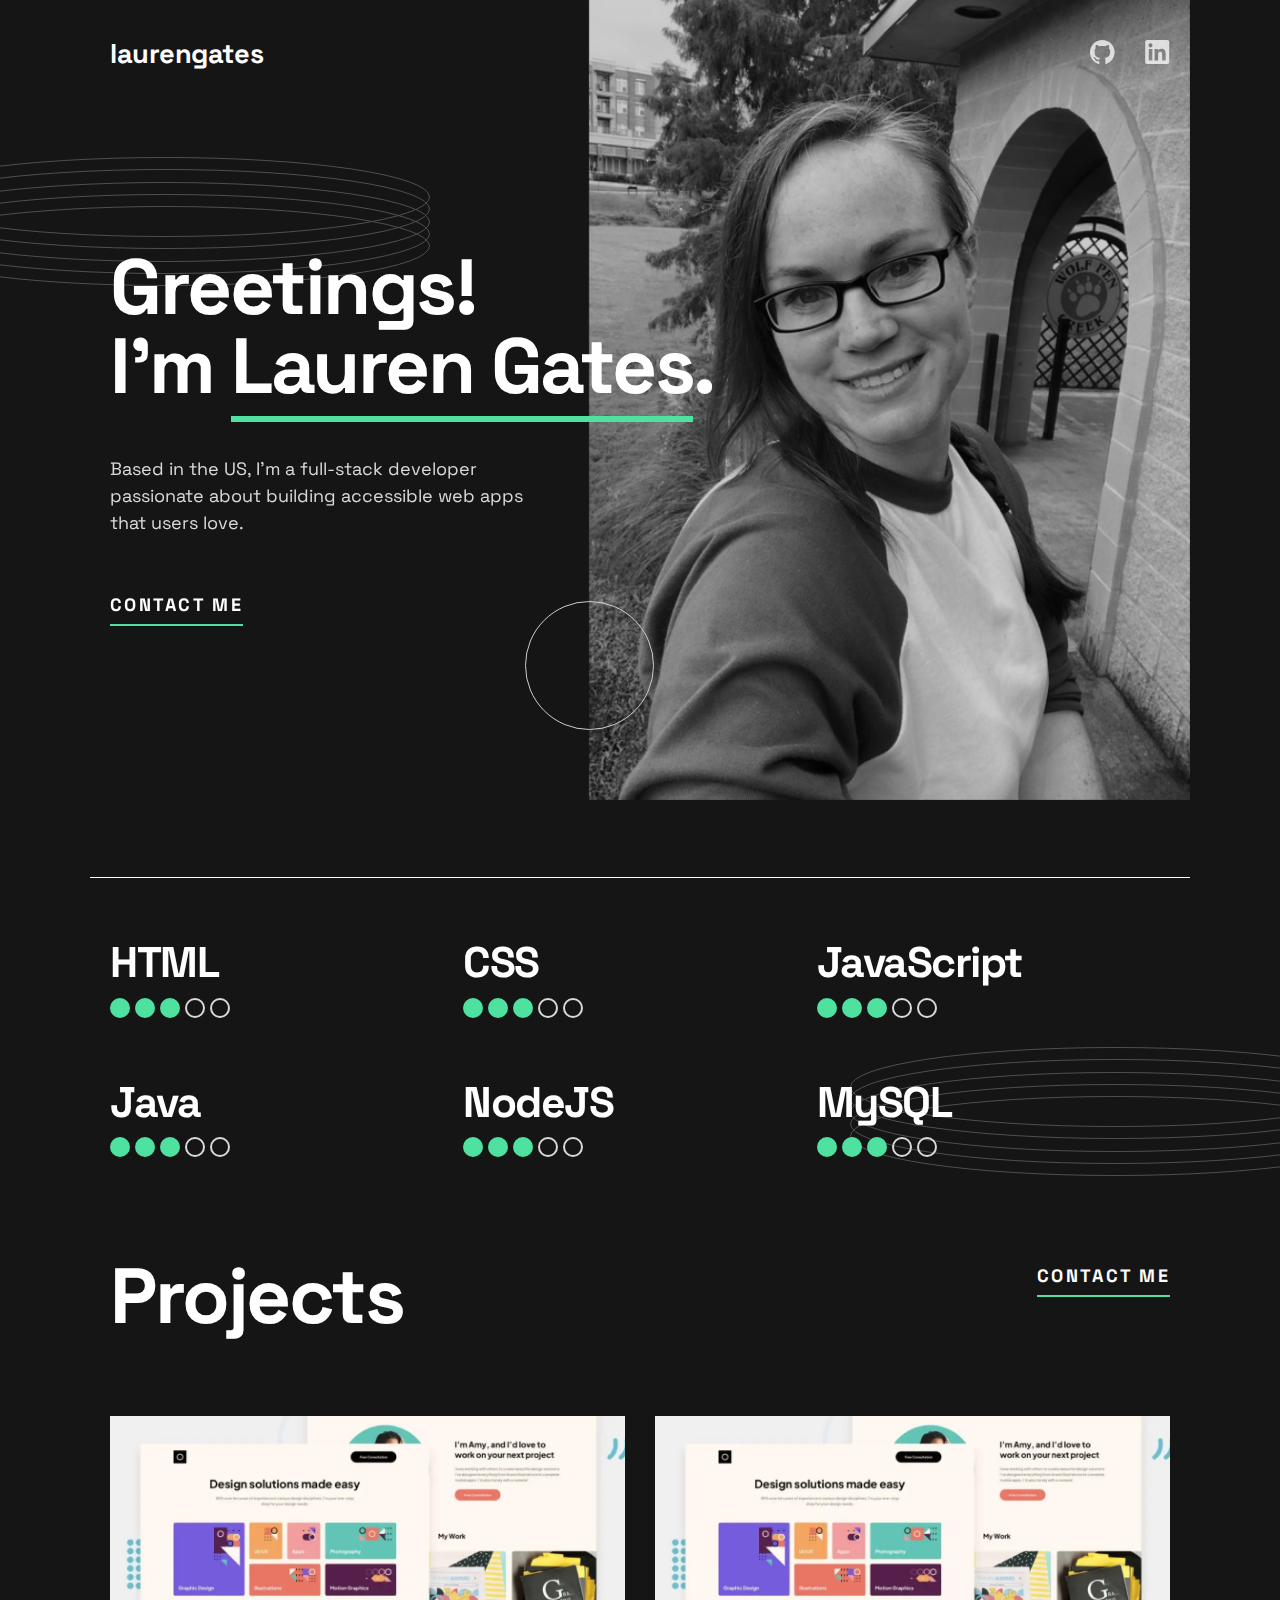
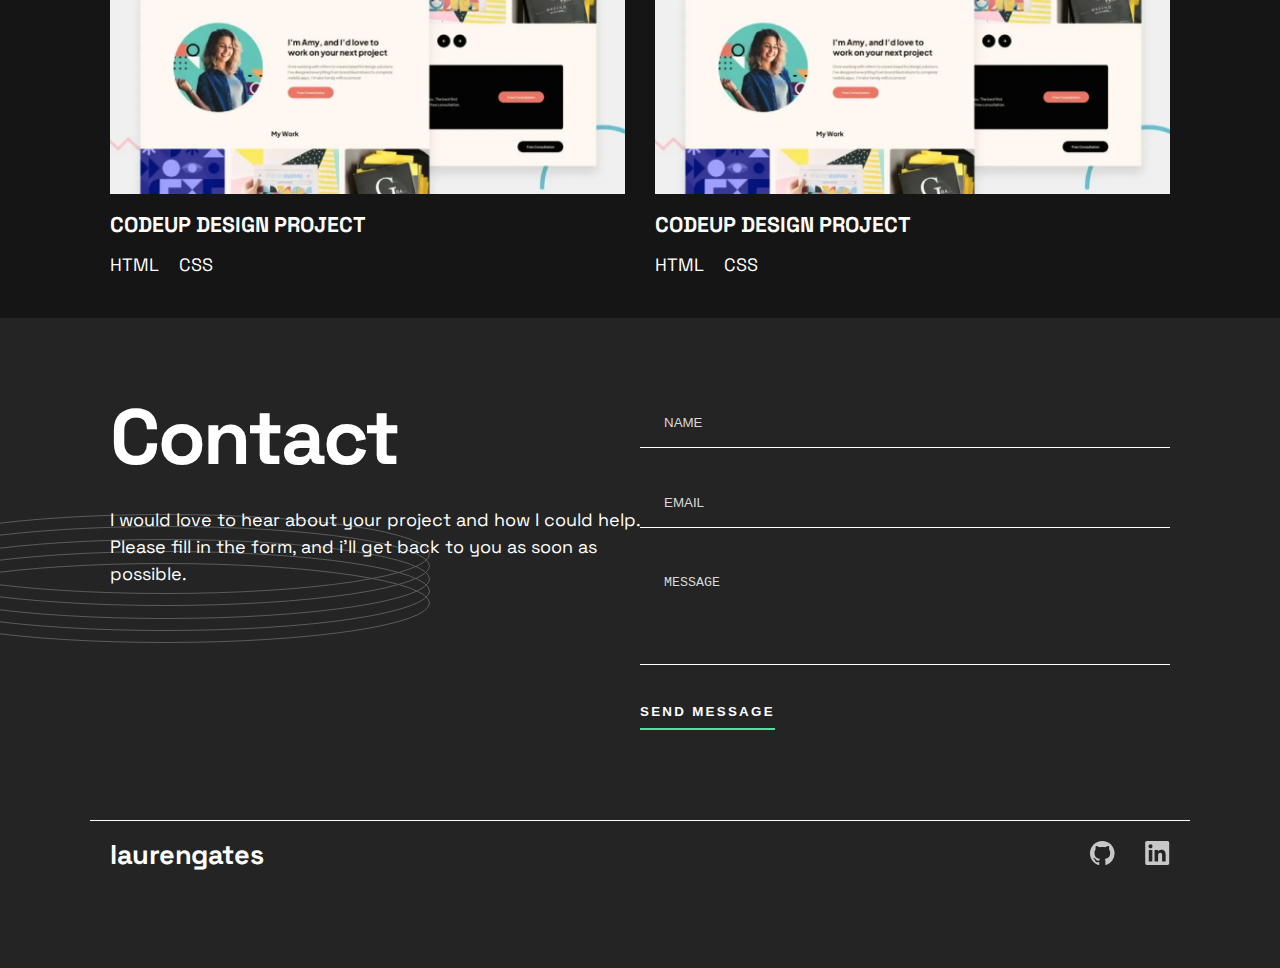
<file: index.html>
<!DOCTYPE html>
<html lang="en">
<head>
    <meta charset="UTF-8">
  <meta name="viewport" content="width=device-width", initial-scale=1.0">

       <link rel="icon" type="image/png" sizes="32x32" href="./assets/images/favicon-32x32.png">

    <title>Frontend Mentor | Single-page developer portfolio</title>
  <link rel="stylesheet" href="./css/layout.css">
  <link rel="stylesheet" href="./css/style.css">
</head>


<body>
<div class="page-wrapper">

    <header class="container">
        <div class="row">
            <div class="hero-profile">
                <img src="./assets/images/img_1840_720.jpg" alt="Lauren Gates profile pic" class="my-picture slide-bottom">
                <img src="./assets/images/pattern-circle.svg" class="circle-1 slide-bottom" alt="circle">
            </div>
            <div class="column align-items-start">
                <a href="/" class="logo slide-left">laurengates</a>
            </div>
            <nav class="column flex-shrink-1">
                <ul class="d-flex align-items-center gap-30 slide-right">
                    <li>
                        <a href="https://github.com/mononoke813" target="_blank">
                            <img src="./assets/images/icon-github.svg" class="menu-icon" alt="Github Icon">
                        </a>
                    </li>
                    <li>
                        <a href="https://www.linkedin.com/in/laurengates/" target="_blank">
                            <img src="./assets/images/icon-linkedin.svg" class="menu-icon" alt="linkedIn Icon">
                        </a>
                    </li>
                </ul>
            </nav>
        </div>
    </header>

    <section class="container hero">
        <img src="./assets/images/pattern-rings.svg" class="bg-rings" alt="Background Rings">
        <div class="row">

            <div class="column gap-30 align-items-start">
                <h1 class="slide-left">Greetings!
                    <br>I'm <span>Lauren Gates</span>.
                </h1>
                <p class="slide-left">Based in the US, I’m a full-stack developer passionate about building accessible web apps that users love.</p>
                <a href="#contact" class="btn slide-left" >Contact Me</a>
            </div>
        </div>
    </section>

    <section class="container skills">
        <img src="./assets/images/pattern-rings.svg" alt="background design" class="bg-rings-2">
        <div class="row">
            <div class="column">
                <div class="d-flex flex-wrap skill-cards">
                <!--skill card-->
                <div class="skill-card">
                    <h2>HTML</h2>
                    <div class="d-flex gap-5">
                        <div class="skill-circle full"></div>
                        <div class="skill-circle full"></div>
                        <div class="skill-circle full"></div>
                        <div class="skill-circle"></div>
                        <div class="skill-circle"></div>
                    </div>
                </div>
                    <div class="skill-card">
                        <h2>CSS</h2>
                        <div class="d-flex gap-5">
                            <div class="skill-circle full"></div>
                            <div class="skill-circle full"></div>
                            <div class="skill-circle full"></div>
                            <div class="skill-circle"></div>
                            <div class="skill-circle"></div>
                        </div>
                    </div>
                    <div class="skill-card">
                        <h2>JavaScript</h2>
                        <div class="d-flex gap-5">
                            <div class="skill-circle full"></div>
                            <div class="skill-circle full"></div>
                            <div class="skill-circle full"></div>
                            <div class="skill-circle"></div>
                            <div class="skill-circle"></div>
                        </div>
                    </div>
                    <div class="skill-card">
                        <h2>Java</h2>
                        <div class="d-flex gap-5">
                            <div class="skill-circle full"></div>
                            <div class="skill-circle full"></div>
                            <div class="skill-circle full"></div>
                            <div class="skill-circle"></div>
                            <div class="skill-circle"></div>
                        </div>
                    </div>
                    <div class="skill-card">
                        <h2>NodeJS</h2>
                        <div class="d-flex gap-5">
                            <div class="skill-circle full"></div>
                            <div class="skill-circle full"></div>
                            <div class="skill-circle full"></div>
                            <div class="skill-circle"></div>
                            <div class="skill-circle"></div>
                        </div>
                    </div>
                    <div class="skill-card">
                        <h2>MySQL</h2>
                        <div class="d-flex gap-5">
                            <div class="skill-circle full"></div>
                            <div class="skill-circle full"></div>
                            <div class="skill-circle full"></div>
                            <div class="skill-circle"></div>
                            <div class="skill-circle"></div>
                        </div>
                    </div>
            </div>
        </div>
    </section>

    <section class="container projects">
        <div class="row">
            <div class="column">
                <h2 class="section-title">Projects</h2>
            </div>
            <div class="column flex-shrink-1">
                <a href="#contact" class="btn">Contact Me</a>
            </div>
        </div>
        <div class="row">
            <div class="column">
            <div class="projects-wrapper">
            <!--project card-->
                <a class="project-card" href="" target="_blank">
                    <div class="thumbnail-wrapper">
                        <img src="./assets/images/thumbnail-project-1-large.webp" class="thumbnail" alt="project image">
                    </div>
                    <h3>CodeUp Design Project</h3>
                    <div class="d-flex gap-20">
                        <p class="project-skill">HTML</p>
                        <p class="project-skill">CSS</p>
                    </div>
                </a>
            <!--end project card-->
                <!--project card-->
                <a class="project-card" href="" target="_blank">
                    <div class="thumbnail-wrapper">
                        <img src="./assets/images/thumbnail-project-1-large.webp" class="thumbnail" alt="project image">
                    </div>
                    <h3>CodeUp Design Project</h3>
                    <div class="d-flex gap-20">
                        <p class="project-skill">HTML</p>
                        <p class="project-skill">CSS</p>
                    </div>
                </a>
            </div>
        </div>
    </section>

    <footer class="container">
        <img src="./assets/images/pattern-rings.svg" class="bg-rings-3" alt="Background Rings">
        <div class="row">
            <div class="column gap-30">
                <h2 class="section-title">Contact</h2>
                <p>I would love to hear about your project and how I could help. Please fill in the form, and i'll get back to you as soon as possible.</p>
            </div>
            <div class="column">
                <form id="contact" method="POST" action="" class="d-flex flex-column gap-30">
                    <input type="text" name="name" id="name" placeholder="Name" required>
                    <input type="email" name="email" id="email" placeholder="Email" required>
                    <textarea name="message" id="message" placeholder="Message" required></textarea>
                    <div class="d-flex" "justify-content-end">
                    <button class="btn">Send Message</button>
                    </div>
                </form>
            </div>
        </div>
        <div class="row py-20">
            <div class="column">
                <a href="/" class="logo">laurengates</a>
            </div>
            <div class="column flex-shrink-1">
                <ul class="d-flex align-items-center gap-30">
                    <li>
                        <a href="https://github.com/mononoke813" target="_blank">
                            <img src="./assets/images/icon-github.svg" class="menu-icon" alt="Github Icon">
                        </a>
                    </li>
                    <li>
                        <a href="https://www.linkedin.com/in/laurengates/" target="_blank">
                            <img src="./assets/images/icon-linkedin.svg" class="menu-icon" alt="linkedIn Icon">
                        </a>
                    </li>
                </ul>
            </div>
        </div>
    </footer>


</div>
</body>
</html>
</file>
<file: css/style.css>
@import url("https://fonts.googleapis.com/css2?family=Space+Grotesk:wght@300;400;500;600;700&display=swap");

.page-wrapper {
    max-width: 100vw;
    overflow-x: hidden;
}

input {
    border: unset;
    background-color: transparent;
    color: var(--white);
    padding: 17px 24px;
    border-bottom: 1px solid var(--white);
}

textarea {
    border: unset;
    background-color: transparent;
    color: var(--white);
    padding: 17px 24px;
    border-bottom: 1px solid var(--white);
    min-height: 107px;
    resize: none;
}

input::placeholder, textarea::placeholder {
    color: var(--grey);
    text-transform: uppercase;
}

:root {
    /* Color styles */
    --black: rgba(21, 21, 21, 1);
    --dark--grey: rgba(36, 36, 36, 1);
    --green: rgba(78, 225, 160, 1);
    --grey: rgba(217, 217, 217, 1);
    --white: rgba(255, 255, 255, 1);

    /* Text-size styles */
    /* base size: body (18px) */
    --heading--x-l: 4.89rem;
    --heading--l: 2.67rem;
    --heading--m: 1.33rem;
    --body: 1rem;
}
a {
    color: inherit;
    text-decoration: unset;
}
ul {
    list-style: none;
}
body {
    line-height: 1.5;
    font-family: "Space Grotesk", sans-serif;
    background-color: var(--black);
    color: var(--white);
    font-size: 18px;
}
h1 {
    letter-spacing: -2.5px;
    line-height: 1;
    font-size: var(--heading--x-l);
}
h2 {
    letter-spacing: -1.5px;
    line-height: 1.16;
    font-size: var(--heading--l);
}
h3 {
    line-height: 1.33;
    font-size: var(--heading--m);
}

.logo {
    letter-spacing: -0.44px;
    font-weight: 700;
    font-size: 1.7rem;
    line-height: 1;
}
header.container {
    padding: 40px 0;
    position: relative;
}
header.container .row {
    position: relative;
}

.menu-icon {
    opacity: 0.75;
    transition: all ease 0.3s;
}
.menu-icon:hover {
    opacity: 1;
    transform: scale(1.1);
}

.container.hero {
    min-height: calc(100dvh - 130px);
    justify-content: center;
    position: relative;
}

.container.hero .row {
    position: relative;
    top: -55px;
}

.container.hero .column {
    position: relative;
    gap: 50px;
}

.container.hero p {
    color: var(--grey);
    max-width: 445px;
}

.container.hero h1 span {
    border-bottom: 6px solid var(--green);
}

.btn {
    border: unset;
    background-color: unset;
    outline: none;
    color: var(--white);
    border-bottom: 2px solid var(--green);
    letter-spacing: 2.29px;
    line-height: 1;
    padding: 10px 0;
    font-weight: 700;
    text-transform: uppercase;
    transition: all ease 0.3s;
}
.btn:hover {
    color: var(--green);
}

.hero-profile {
    position: absolute;
    right: 0;
    top: -40px;
    filter: grayscale(100%) brightness(0.8);
}
.hero-profile .my-picture {
    height: calc(100dvh - 100px);
}

img.bg-rings {
    position: absolute;
    left: -100px;
    top: 50px;
}

img.circle-1 {
    position: absolute;
    width: 129px;
    left: -64px;
    bottom: 70px;
}

.container.skills {
    margin-bottom: 40px;
    position: relative;
}

.container.skills .row {
    padding: 60px 20px;
    border-top: 1px solid var(--white);
    position: relative;
}

.skill-cards {
    row-gap: 60px;
}

.skill-card {
    width: 33.332%;
    display: flex;
    flex-direction: column;
    gap: 10px;
}

.skill-circle {
    width: 20px;
    aspect-ratio: 1/1;
    border: 2px solid var(--grey);
    border-radius: 999px;
}
.skill-circle.full {
    border-color: var(--green);
    background-color: var(--green);
}
.bg-rings-2 {
    position: absolute;
    right: -100px;
    top: 50%;
}

.bg-rings-3 {
    position: absolute;
    left: -100px;
    bottom: 50%;
}

.section-title {
    letter-spacing: -2.5px;
    line-height: 1;
    font-size: var(--heading--x-l);
}

.container.projects {
    gap: 80px;
}

.projects-wrapper {
    display: flex;
    flex-wrap: wrap;
    column-gap: 30px;
    row-gap: 70px;
    padding-bottom: 40px;
}

.project-card {
    display: flex;
    flex-direction: column;
    width: calc(50% - 15px);
    gap: 12px;
}

.project-card h3 {
    text-transform: uppercase;
}

.thumbnail-wrapper {
    width: 100%;
    aspect-ratio: 545/400;
    position: relative;
    overflow: hidden;
    margin-bottom: 5px;
}

.thumbnail-wrapper img.thumbnail {
    position: absolute;
    top: 0;
    left: 0;
    width: 100%;
    height: 100%;
    object-fit: cover;
    transition: all ease 1s;
}

.thumbnail-wrapper:hover img.thumbnail {
    transform: scale(1.2);
}

footer {
    padding: 80px 0;
    background-color: var(--dark--grey);
    gap: 90px;
    position: relative;
}

footer.container .row:first-child {
    justify-content: space-between;
}

footer.container .row:first-child .column {
    max-width: 445px;
}

footer.container .row:last-child {
    border-top: 1px solid var(--white);
}





/* ANIMATIONS */

.slide-left {
    animation: slide-in-left 1s;
}
.slide-right {
    animation: slide-in-right 1s;
}
.slide-bottom {
    animation: slide-in-bottom 1s;
}
@keyframes slide-in-left {
    0% {
        opacity: 0;
        transform: translateX(-50%);
    }
    100% {
        opacity: 1;
        transform: translateX(0%);
    }
}

@keyframes slide-in-right {
    0% {
        opacity: 0;
        transform: translateX(50%);
    }
    100% {
        opacity: 1;
        transform: translateX(0%);
    }
}

@keyframes slide-in-bottom {
    0% {
        opacity: 0;
        transform: translateY(50%);
    }
    100% {
        opacity: 1;
        transform: translateY(0%);
    }
}
</file>
<file: css/layout.css>
@import "resets.css";
/* this is our utility classes for flex properties*/

/* laurennnnn This is our utility classes for flex properties*/
/*page-wrapper is a div that acts like body. responsible for background color.is a container element so that it can be styled with more flexibility than the body tag.
*/
.page-wrapper {
    display: flex;
    flex-direction: column;
    min-height: 100dvh;
}

/*container sometimes referred to as a "section", is a container element that vertically separates different areas on the page based on their purpose or topic. It can allow different background colors and properties for each section that help users associate content within it as belonging to the same subject.*/
.container {
    display: flex;
    flex-direction: column;
    align-items: center;
}

/*row establishes max-width and to send all children horizontal. container element that horizontally separates its children, which are usually columns. It also performs a secondary role of keeping the content of the site within a reasonable width, so that wider screens don't disrupt the intended layout.*/
.row {
    display: flex;
    width: 100%; /*be as wide as parent*/
    max-width: 1100px;
    padding: 0 20px;
}

/*undo max width*/
.row.full-width {
    max-width: unset;
}

/*rows without padding*/
.row.no-padding {
    padding: unset;
}

/*columns separate content horizontally in row. a container element that vertically separates its children, which are usually content elements. When paired with sibling columns, it allows for the creation of a flexible grid system that can be used to create a variety of layouts.*/
.column {
    display: flex;
    flex-direction: column;
    flex: 1 0 0;
}

.d-flex {
    display: flex;
}

.flex-column {
    flex-direction: column;
}

.align-items-center {
    align-items: center;
}

.align-items-start {
    align-items: start;
}

.align-items-end {
    align-items: end;
}

.justify-content-center {
    justify-content: center;
}

.justify-content-end {
    justify-content: end;
}

.justify-content-between {
    justify-content: space-between;
}

.justify-content-around {
    justify-content: space-around;
}

.justify-content-evenly {
    justify-content: space-evenly;
}

.flex-grow-1 {
    flex: 1 0 0;
}

.flex-grow-2 {
    flex: 2 0 0;
}

.flex-grow-3 {
    flex: 3 0 0;
}

.flex-shrink-1 {
    flex: 0 1 auto; /*stop shrinking at whatever width normally is*/
}

.flex-shrink-2 {
    flex: 0 2 auto; /*stop shrinking at whatever width normally is*/
}

.flex-shrink-3 {
    flex: 0 3 auto; /*stop shrinking at whatever width normally is*/
}

.flex-wrap {
    flex-wrap: wrap;
}

/*gap classes*/
.gap-0 {
    gap: 0;
}

.gap-5 {
    gap: 5px;
}

.gap-10 {
    gap: 10px;
}

.gap-15 {
    gap: 15px;
}

.gap-20 {
    gap: 20px;
}

.gap-25 {
    gap: 25px;
}

.gap-30 {
    gap: 30px;
}

/*padding utility class*/
.p-0 {
    padding: 0;
}

.p-5 {
    padding: 5px;
}

.p-10 {
    padding: 10px;
}

.p-15 {
    padding: 15px;
}

.p-20 {
    padding: 20px;
}

.p-25 {
    padding: 25px;
}

.p-30 {
    padding: 30px;
}

.py-0 {
    padding-top: 0;
    padding-bottom: 0;
}

.py-5 {
    padding-top: 5px;
    padding-bottom: 5px;
}

.py-10 {
    padding-top: 10px;
    padding-bottom: 10px;
}

.py-15 {
    padding-top: 15px;
    padding-bottom: 15px;
}

.py-20 {
    padding-top: 20px;
    padding-bottom: 20px;
}

.py-25 {
    padding-top: 25px;
    padding-bottom: 25px;
}

.py-30 {
    padding-top: 30px;
    padding-bottom: 30px;
}

.px-0 {
    padding-left: 0;
    padding-right: 0;
}

.px-5 {
    padding-left: 5px;
    padding-right: 5px;
}

.px-10 {
    padding-left: 10px;
    padding-right: 10px;
}

.px-15 {
    padding-left: 15px;
    padding-right: 15px;
}

.px-20 {
    padding-left: 20px;
    padding-right: 20px;
}

.px-25 {
    padding-left: 25px;
    padding-right: 25px;
}

.px-30 {
    padding-left: 30px;
    padding-right: 30px;
}

/*margin utility classes*/
.m-0 {
    margin: 0px;
}

.m-5 {
    margin: 5px;
}

.m-10 {
    margin: 10px;
}

.m-15 {
    margin: 15px;
}

.m-20 {
    margin: 20px;
}

.m-25 {
    margin: 25px;
}

.m-30 {
    margin: 30px;
}

.my-0 {
    margin-top: 0px;
    margin-bottom: 0px;
}

.my-5 {
    margin-top: 5px;
    margin-bottom: 5px;
}

.my-10 {
    margin-top: 10px;
    margin-bottom: 10px;
}

.my-15 {
    margin-top: 15px;
    margin-bottom: 15px;
}

.my-20 {
    margin-top: 20px;
    margin-bottom: 20px;
}

.my-25 {
    margin-top: 25px;
    margin-bottom: 25px;
}

.my-30 {
    margin-top: 30px;
    margin-bottom: 30px;
}

.mx-0 {
    margin-left: 0px;
    margin-right: 0px;
}

.mx-5 {
    margin-left: 5px;
    margin-right: 5px;
}

.mx-10 {
    margin-left: 10px;
    margin-right: 10px;
}

.mx-15 {
    margin-left: 15px;
    margin-right: 15px;
}

.mx-20 {
    margin-left: 20px;
    margin-right: 20px;
}

.mx-25 {
    margin-left: 25px;
    margin-right: 25px;
}

.mx-30 {
    margin-left: 30px;
    margin-right: 30px;
}

/*other utility classes*/
.text-center {
    text-align: center;
}
</file>
